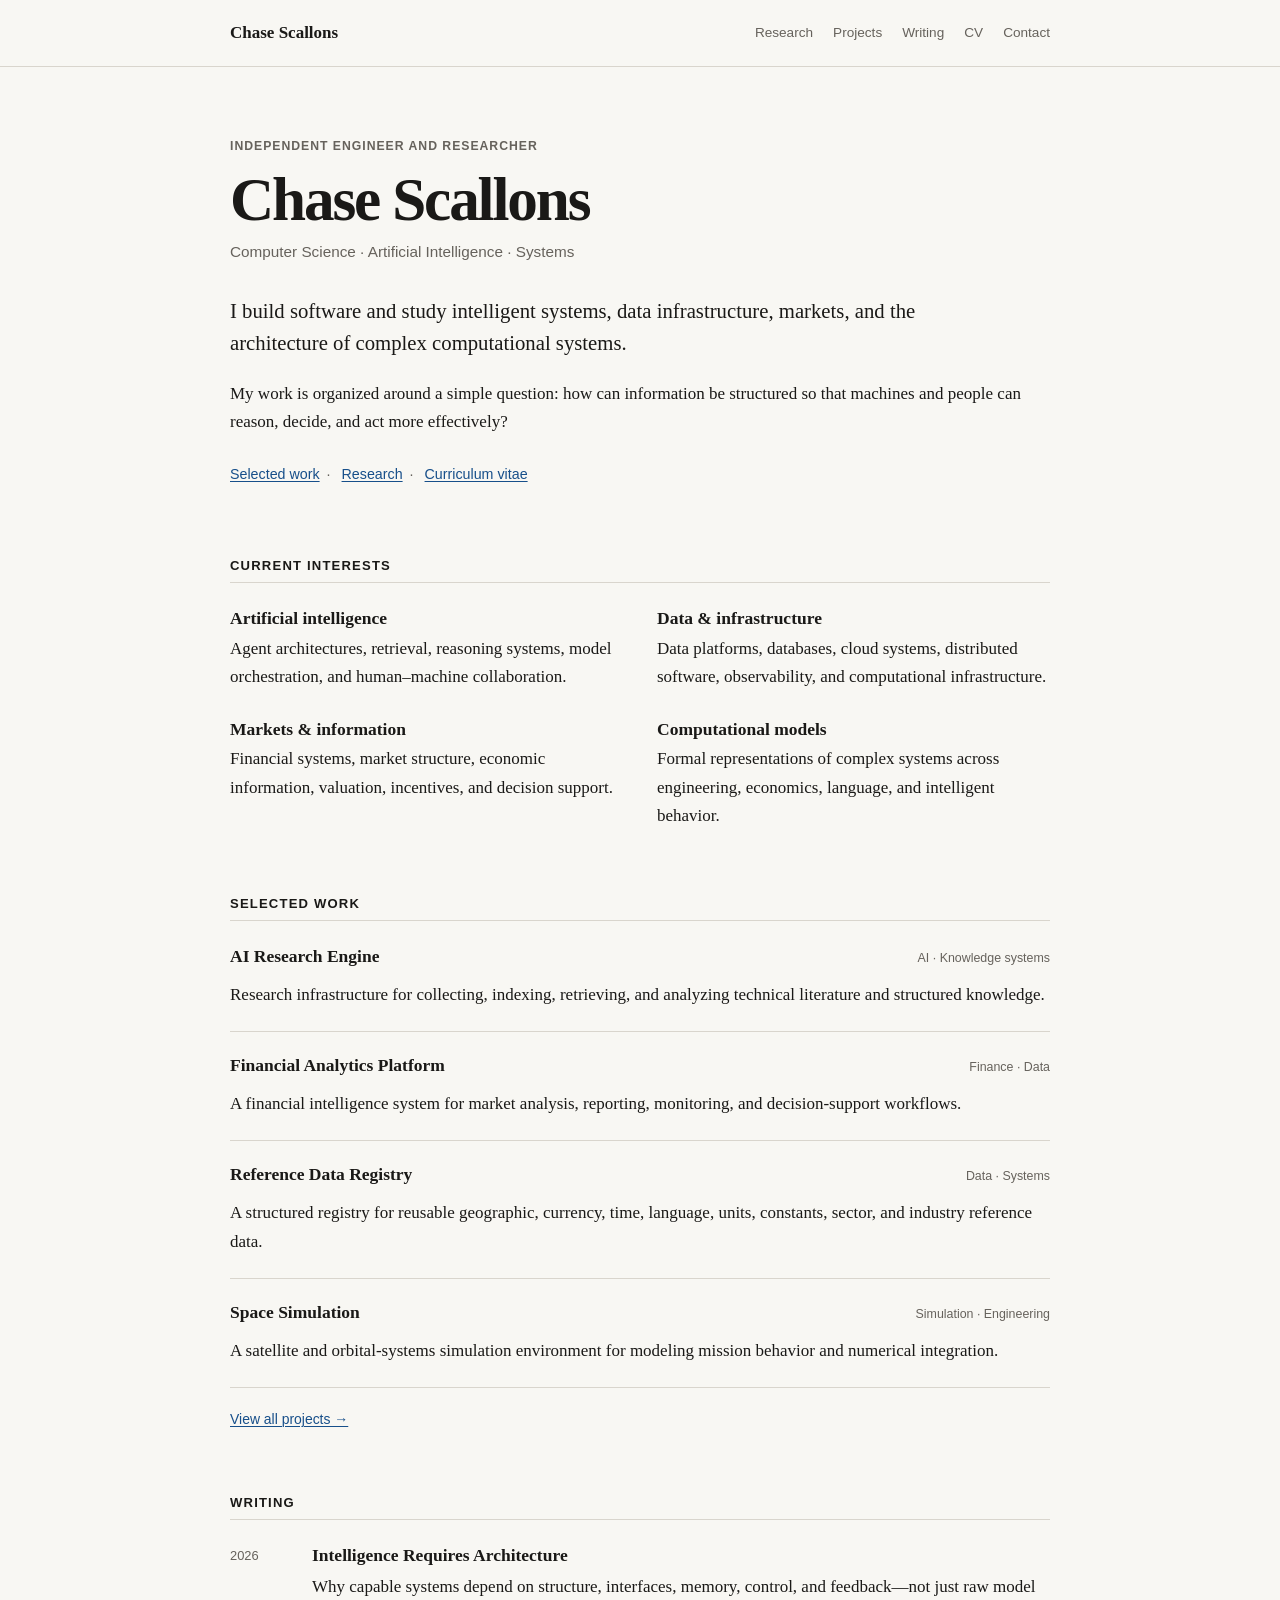
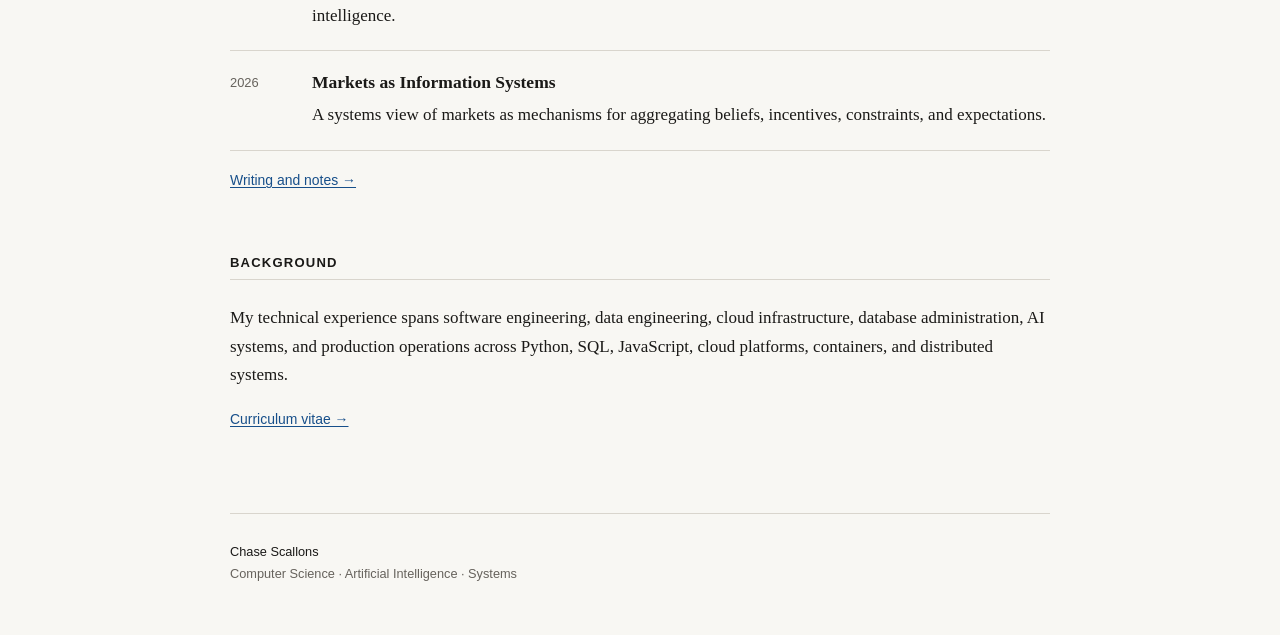
<file: index.html>
<!DOCTYPE html>
<html lang="en">
<head>
  <meta charset="UTF-8">
  <meta name="viewport" content="width=device-width, initial-scale=1.0">
  <title>Home — Chase Scallons</title>
  <meta name="description" content="Chase Scallons — computer science, artificial intelligence, systems, research, and software.">
  <link rel="stylesheet" href="assets/css/style.css">
</head>
<body>
<header class="site-header">
  <div class="wrap nav-wrap">
    <a class="site-name" href="index.html">Chase Scallons</a>
    <nav aria-label="Primary navigation">
      <a href="research.html">Research</a>
      <a href="projects.html">Projects</a>
      <a href="writing.html">Writing</a>
      <a href="cv.html">CV</a>
      <a href="contact.html">Contact</a>
    </nav>
  </div>
</header>
<main class="wrap">

<section class="intro-block">
  <p class="eyebrow">Independent engineer and researcher</p>
  <h1>Chase Scallons</h1>
  <p class="descriptor">Computer Science · Artificial Intelligence · Systems</p>
  <p class="lede">
    I build software and study intelligent systems, data infrastructure, markets,
    and the architecture of complex computational systems.
  </p>
  <p>
    My work is organized around a simple question: how can information be structured
    so that machines and people can reason, decide, and act more effectively?
  </p>
  <p class="inline-links">
    <a href="projects.html">Selected work</a><span>·</span>
    <a href="research.html">Research</a><span>·</span>
    <a href="cv.html">Curriculum vitae</a>
  </p>
</section>

<section>
  <h2>Current interests</h2>
  <div class="topic-grid">
    <article>
      <h3>Artificial intelligence</h3>
      <p>Agent architectures, retrieval, reasoning systems, model orchestration, and human–machine collaboration.</p>
    </article>
    <article>
      <h3>Data &amp; infrastructure</h3>
      <p>Data platforms, databases, cloud systems, distributed software, observability, and computational infrastructure.</p>
    </article>
    <article>
      <h3>Markets &amp; information</h3>
      <p>Financial systems, market structure, economic information, valuation, incentives, and decision support.</p>
    </article>
    <article>
      <h3>Computational models</h3>
      <p>Formal representations of complex systems across engineering, economics, language, and intelligent behavior.</p>
    </article>
  </div>
</section>

<section>
  <h2>Selected work</h2>
  <article class="entry">
    <div class="entry-heading">
      <h3>AI Research Engine</h3>
      <span>AI · Knowledge systems</span>
    </div>
    <p>Research infrastructure for collecting, indexing, retrieving, and analyzing technical literature and structured knowledge.</p>
  </article>
  <article class="entry">
    <div class="entry-heading">
      <h3>Financial Analytics Platform</h3>
      <span>Finance · Data</span>
    </div>
    <p>A financial intelligence system for market analysis, reporting, monitoring, and decision-support workflows.</p>
  </article>
  <article class="entry">
    <div class="entry-heading">
      <h3>Reference Data Registry</h3>
      <span>Data · Systems</span>
    </div>
    <p>A structured registry for reusable geographic, currency, time, language, units, constants, sector, and industry reference data.</p>
  </article>
  <article class="entry">
    <div class="entry-heading">
      <h3>Space Simulation</h3>
      <span>Simulation · Engineering</span>
    </div>
    <p>A satellite and orbital-systems simulation environment for modeling mission behavior and numerical integration.</p>
  </article>
  <p class="section-link"><a href="projects.html">View all projects →</a></p>
</section>

<section>
  <h2>Writing</h2>
  <div class="writing-list">
    <article>
      <time datetime="2026">2026</time>
      <div>
        <h3><a href="writing.html">Intelligence Requires Architecture</a></h3>
        <p>Why capable systems depend on structure, interfaces, memory, control, and feedback—not just raw model intelligence.</p>
      </div>
    </article>
    <article>
      <time datetime="2026">2026</time>
      <div>
        <h3><a href="writing.html">Markets as Information Systems</a></h3>
        <p>A systems view of markets as mechanisms for aggregating beliefs, incentives, constraints, and expectations.</p>
      </div>
    </article>
  </div>
  <p class="section-link"><a href="writing.html">Writing and notes →</a></p>
</section>

<section>
  <h2>Background</h2>
  <p>
    My technical experience spans software engineering, data engineering, cloud infrastructure,
    database administration, AI systems, and production operations across Python, SQL, JavaScript,
    cloud platforms, containers, and distributed systems.
  </p>
  <p class="section-link"><a href="cv.html">Curriculum vitae →</a></p>
</section>

</main>
<footer class="wrap">
  <p>Chase Scallons</p>
  <p class="muted">Computer Science · Artificial Intelligence · Systems</p>
</footer>
</body>
</html>
</file>
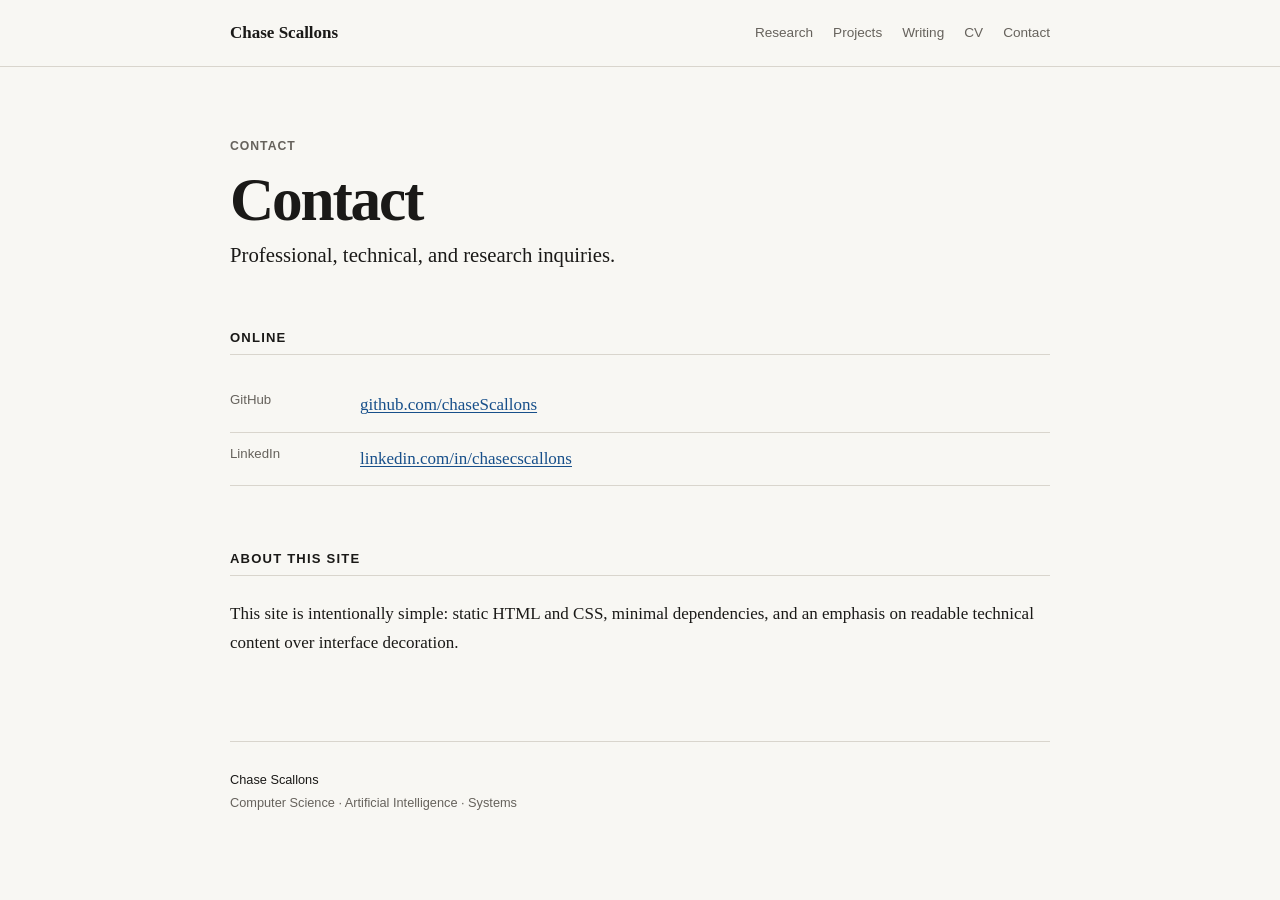
<file: contact.html>
<!DOCTYPE html>
<html lang="en">
<head>
  <meta charset="UTF-8">
  <meta name="viewport" content="width=device-width, initial-scale=1.0">
  <title>Contact — Chase Scallons</title>
  <meta name="description" content="Contact and professional links for Chase Scallons.">
  <link rel="stylesheet" href="assets/css/style.css">
</head>
<body>
<header class="site-header">
  <div class="wrap nav-wrap">
    <a class="site-name" href="index.html">Chase Scallons</a>
    <nav aria-label="Primary navigation">
      <a href="research.html">Research</a>
      <a href="projects.html">Projects</a>
      <a href="writing.html">Writing</a>
      <a href="cv.html">CV</a>
      <a href="contact.html">Contact</a>
    </nav>
  </div>
</header>
<main class="wrap">

<section class="page-header">
  <p class="eyebrow">Contact</p>
  <h1>Contact</h1>
  <p class="lede">Professional, technical, and research inquiries.</p>
</section>

<section>
  <h2>Online</h2>
  <dl class="contact-list">
    <div><dt>GitHub</dt><dd><a href="https://github.com/chaseScallons">github.com/chaseScallons</a></dd></div>
    <div><dt>LinkedIn</dt><dd><a href="https://www.linkedin.com/in/chasecscallons">linkedin.com/in/chasecscallons</a></dd></div>
  </dl>
</section>

<section>
  <h2>About this site</h2>
  <p>
    This site is intentionally simple: static HTML and CSS, minimal dependencies, and an emphasis on readable
    technical content over interface decoration.
  </p>
</section>

</main>
<footer class="wrap">
  <p>Chase Scallons</p>
  <p class="muted">Computer Science · Artificial Intelligence · Systems</p>
</footer>
</body>
</html>
</file>
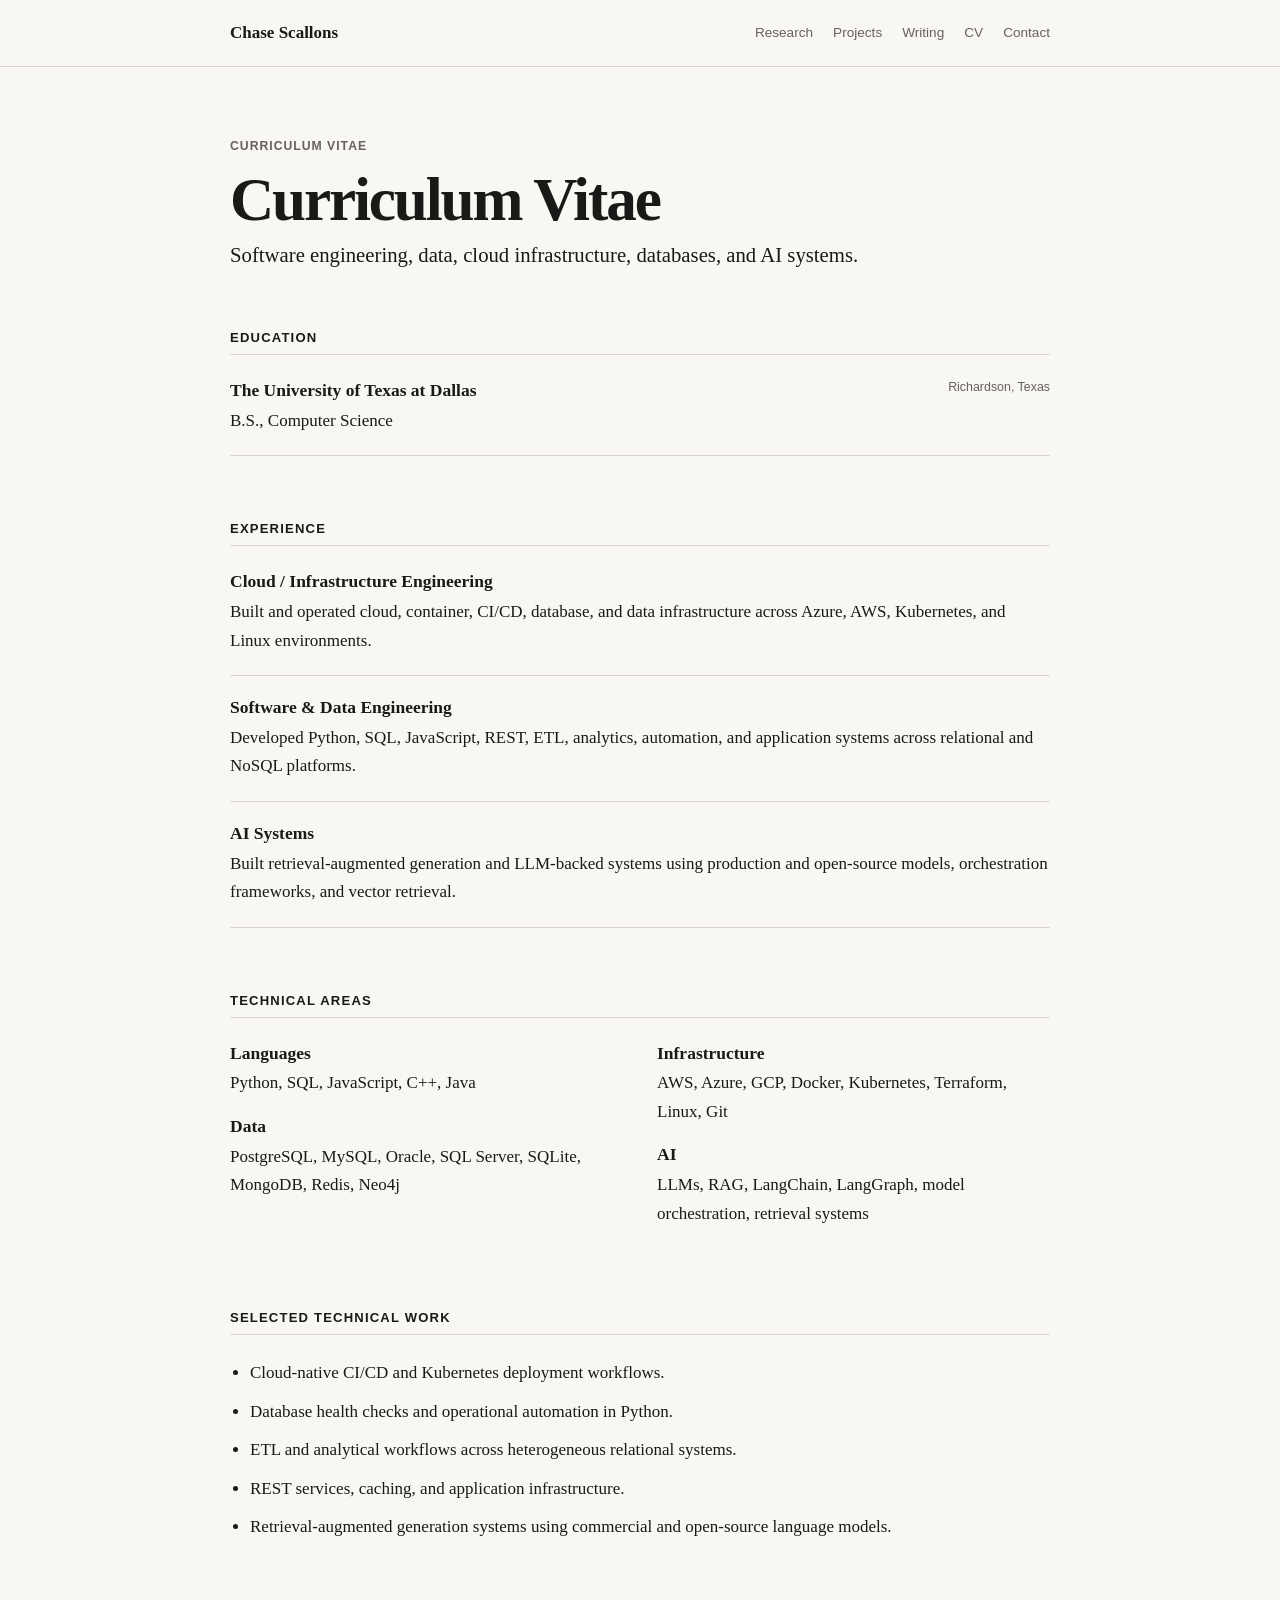
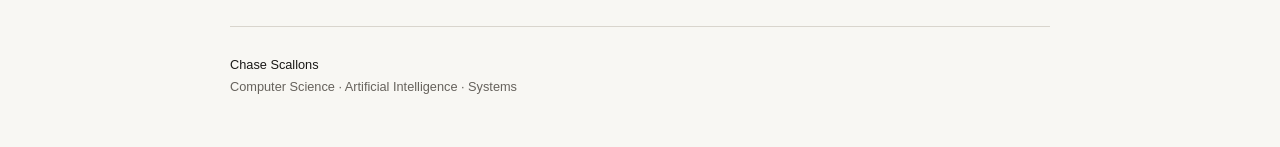
<file: cv.html>
<!DOCTYPE html>
<html lang="en">
<head>
  <meta charset="UTF-8">
  <meta name="viewport" content="width=device-width, initial-scale=1.0">
  <title>CV — Chase Scallons</title>
  <meta name="description" content="Curriculum vitae for Chase Scallons.">
  <link rel="stylesheet" href="assets/css/style.css">
</head>
<body>
<header class="site-header">
  <div class="wrap nav-wrap">
    <a class="site-name" href="index.html">Chase Scallons</a>
    <nav aria-label="Primary navigation">
      <a href="research.html">Research</a>
      <a href="projects.html">Projects</a>
      <a href="writing.html">Writing</a>
      <a href="cv.html">CV</a>
      <a href="contact.html">Contact</a>
    </nav>
  </div>
</header>
<main class="wrap">

<section class="page-header">
  <p class="eyebrow">Curriculum vitae</p>
  <h1>Curriculum Vitae</h1>
  <p class="lede">Software engineering, data, cloud infrastructure, databases, and AI systems.</p>
</section>

<section>
  <h2>Education</h2>
  <article class="cv-item">
    <div><h3>The University of Texas at Dallas</h3><p>B.S., Computer Science</p></div>
    <span>Richardson, Texas</span>
  </article>
</section>

<section>
  <h2>Experience</h2>
  <article class="cv-item">
    <div>
      <h3>Cloud / Infrastructure Engineering</h3>
      <p>Built and operated cloud, container, CI/CD, database, and data infrastructure across Azure, AWS, Kubernetes, and Linux environments.</p>
    </div>
  </article>
  <article class="cv-item">
    <div>
      <h3>Software &amp; Data Engineering</h3>
      <p>Developed Python, SQL, JavaScript, REST, ETL, analytics, automation, and application systems across relational and NoSQL platforms.</p>
    </div>
  </article>
  <article class="cv-item">
    <div>
      <h3>AI Systems</h3>
      <p>Built retrieval-augmented generation and LLM-backed systems using production and open-source models, orchestration frameworks, and vector retrieval.</p>
    </div>
  </article>
</section>

<section>
  <h2>Technical areas</h2>
  <div class="two-col">
    <div>
      <h3>Languages</h3>
      <p>Python, SQL, JavaScript, C++, Java</p>
      <h3>Data</h3>
      <p>PostgreSQL, MySQL, Oracle, SQL Server, SQLite, MongoDB, Redis, Neo4j</p>
    </div>
    <div>
      <h3>Infrastructure</h3>
      <p>AWS, Azure, GCP, Docker, Kubernetes, Terraform, Linux, Git</p>
      <h3>AI</h3>
      <p>LLMs, RAG, LangChain, LangGraph, model orchestration, retrieval systems</p>
    </div>
  </div>
</section>

<section>
  <h2>Selected technical work</h2>
  <ul class="reference-list">
    <li>Cloud-native CI/CD and Kubernetes deployment workflows.</li>
    <li>Database health checks and operational automation in Python.</li>
    <li>ETL and analytical workflows across heterogeneous relational systems.</li>
    <li>REST services, caching, and application infrastructure.</li>
    <li>Retrieval-augmented generation systems using commercial and open-source language models.</li>
  </ul>
</section>

</main>
<footer class="wrap">
  <p>Chase Scallons</p>
  <p class="muted">Computer Science · Artificial Intelligence · Systems</p>
</footer>
</body>
</html>
</file>
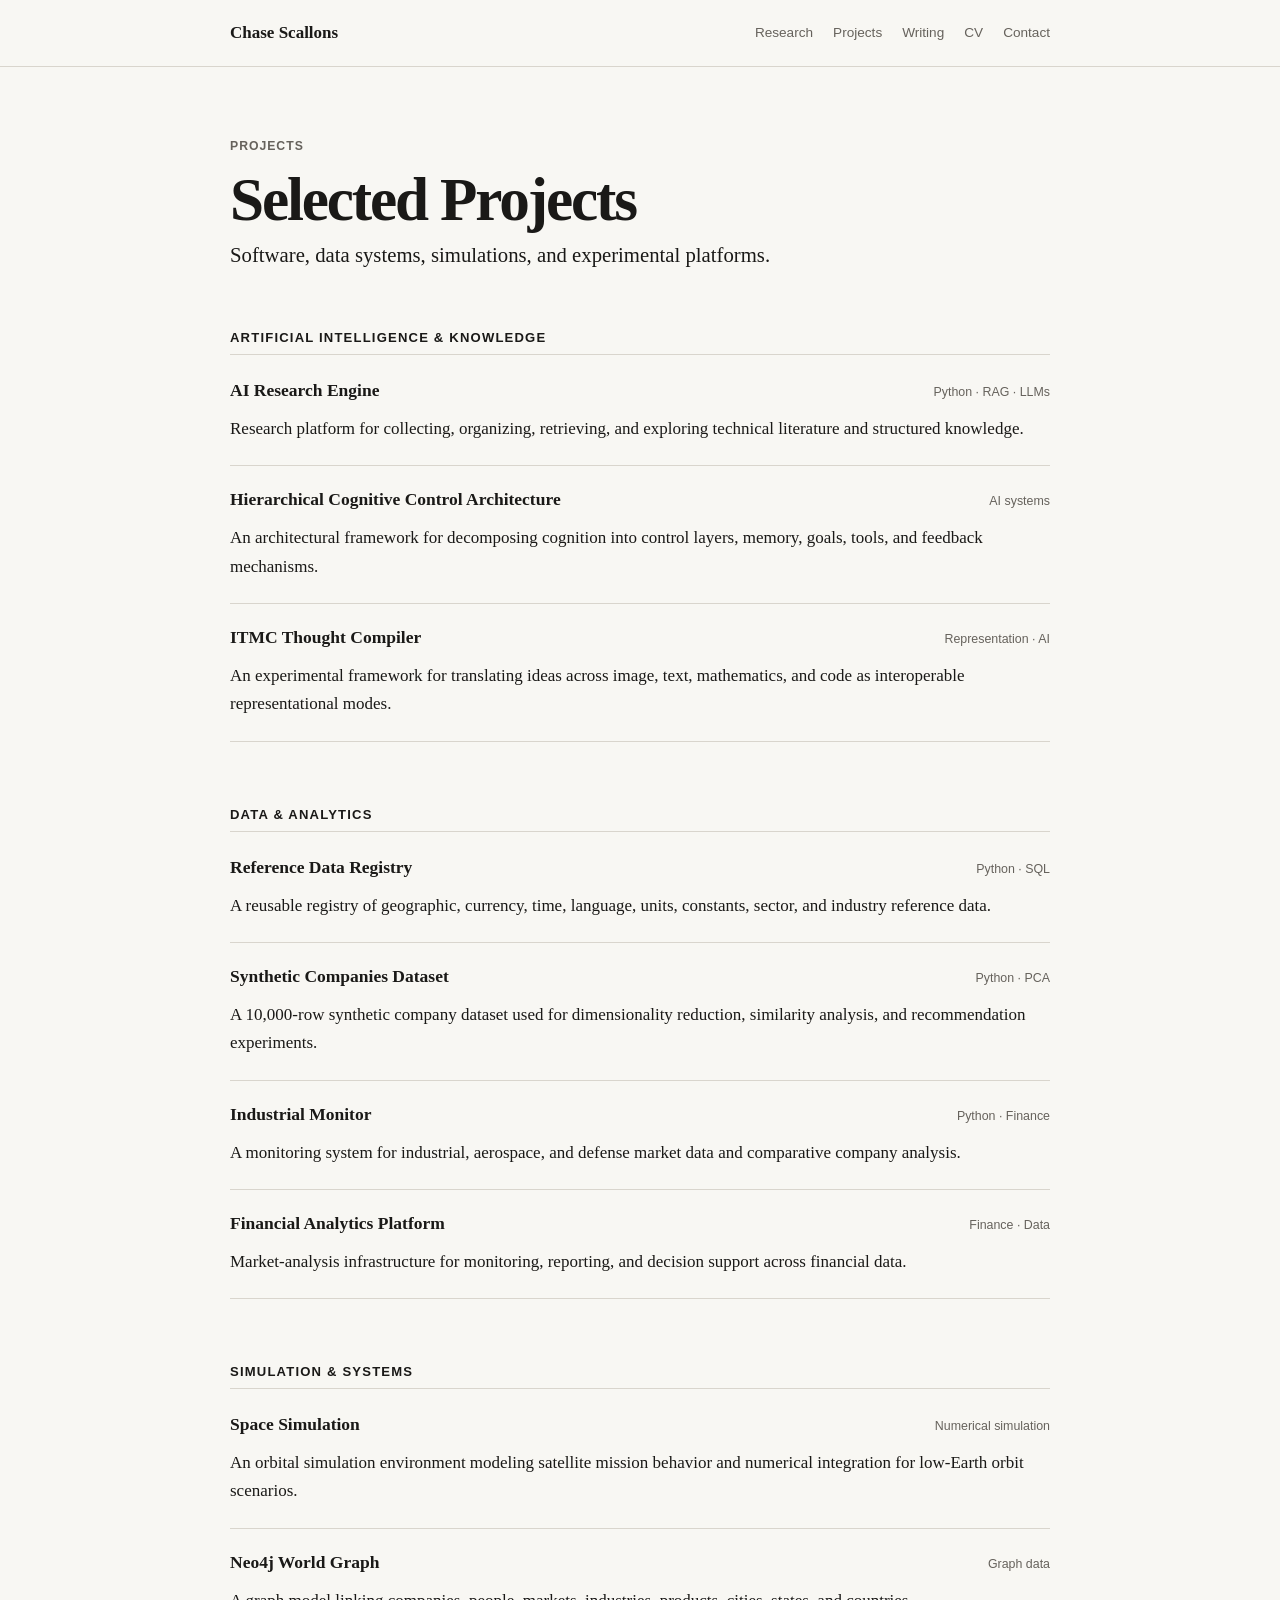
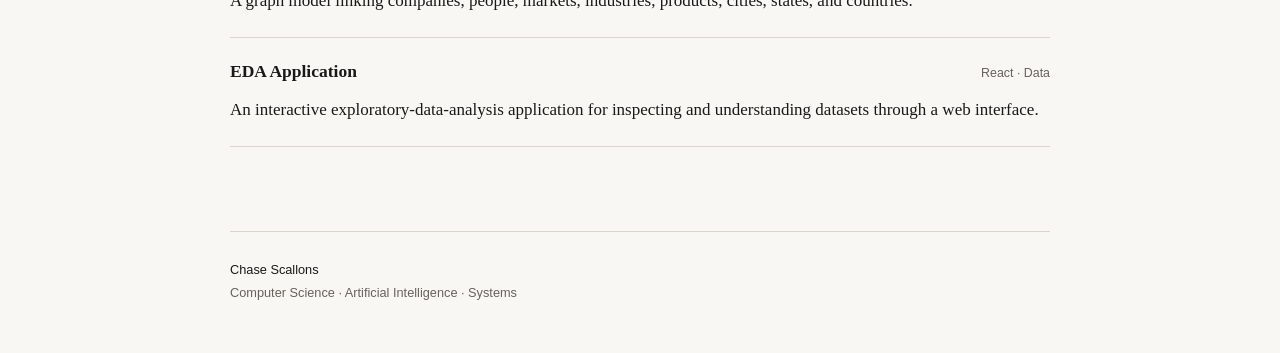
<file: projects.html>
<!DOCTYPE html>
<html lang="en">
<head>
  <meta charset="UTF-8">
  <meta name="viewport" content="width=device-width, initial-scale=1.0">
  <title>Projects — Chase Scallons</title>
  <meta name="description" content="Selected software, data, AI, simulation, and systems projects by Chase Scallons.">
  <link rel="stylesheet" href="assets/css/style.css">
</head>
<body>
<header class="site-header">
  <div class="wrap nav-wrap">
    <a class="site-name" href="index.html">Chase Scallons</a>
    <nav aria-label="Primary navigation">
      <a href="research.html">Research</a>
      <a href="projects.html">Projects</a>
      <a href="writing.html">Writing</a>
      <a href="cv.html">CV</a>
      <a href="contact.html">Contact</a>
    </nav>
  </div>
</header>
<main class="wrap">

<section class="page-header">
  <p class="eyebrow">Projects</p>
  <h1>Selected Projects</h1>
  <p class="lede">Software, data systems, simulations, and experimental platforms.</p>
</section>

<section>
  <h2>Artificial intelligence &amp; knowledge</h2>
  <article class="entry">
    <div class="entry-heading"><h3>AI Research Engine</h3><span>Python · RAG · LLMs</span></div>
    <p>Research platform for collecting, organizing, retrieving, and exploring technical literature and structured knowledge.</p>
  </article>
  <article class="entry">
    <div class="entry-heading"><h3>Hierarchical Cognitive Control Architecture</h3><span>AI systems</span></div>
    <p>An architectural framework for decomposing cognition into control layers, memory, goals, tools, and feedback mechanisms.</p>
  </article>
  <article class="entry">
    <div class="entry-heading"><h3>ITMC Thought Compiler</h3><span>Representation · AI</span></div>
    <p>An experimental framework for translating ideas across image, text, mathematics, and code as interoperable representational modes.</p>
  </article>
</section>

<section>
  <h2>Data &amp; analytics</h2>
  <article class="entry">
    <div class="entry-heading"><h3>Reference Data Registry</h3><span>Python · SQL</span></div>
    <p>A reusable registry of geographic, currency, time, language, units, constants, sector, and industry reference data.</p>
  </article>
  <article class="entry">
    <div class="entry-heading"><h3>Synthetic Companies Dataset</h3><span>Python · PCA</span></div>
    <p>A 10,000-row synthetic company dataset used for dimensionality reduction, similarity analysis, and recommendation experiments.</p>
  </article>
  <article class="entry">
    <div class="entry-heading"><h3>Industrial Monitor</h3><span>Python · Finance</span></div>
    <p>A monitoring system for industrial, aerospace, and defense market data and comparative company analysis.</p>
  </article>
  <article class="entry">
    <div class="entry-heading"><h3>Financial Analytics Platform</h3><span>Finance · Data</span></div>
    <p>Market-analysis infrastructure for monitoring, reporting, and decision support across financial data.</p>
  </article>
</section>

<section>
  <h2>Simulation &amp; systems</h2>
  <article class="entry">
    <div class="entry-heading"><h3>Space Simulation</h3><span>Numerical simulation</span></div>
    <p>An orbital simulation environment modeling satellite mission behavior and numerical integration for low-Earth orbit scenarios.</p>
  </article>
  <article class="entry">
    <div class="entry-heading"><h3>Neo4j World Graph</h3><span>Graph data</span></div>
    <p>A graph model linking companies, people, markets, industries, products, cities, states, and countries.</p>
  </article>
  <article class="entry">
    <div class="entry-heading"><h3>EDA Application</h3><span>React · Data</span></div>
    <p>An interactive exploratory-data-analysis application for inspecting and understanding datasets through a web interface.</p>
  </article>
</section>

</main>
<footer class="wrap">
  <p>Chase Scallons</p>
  <p class="muted">Computer Science · Artificial Intelligence · Systems</p>
</footer>
</body>
</html>
</file>
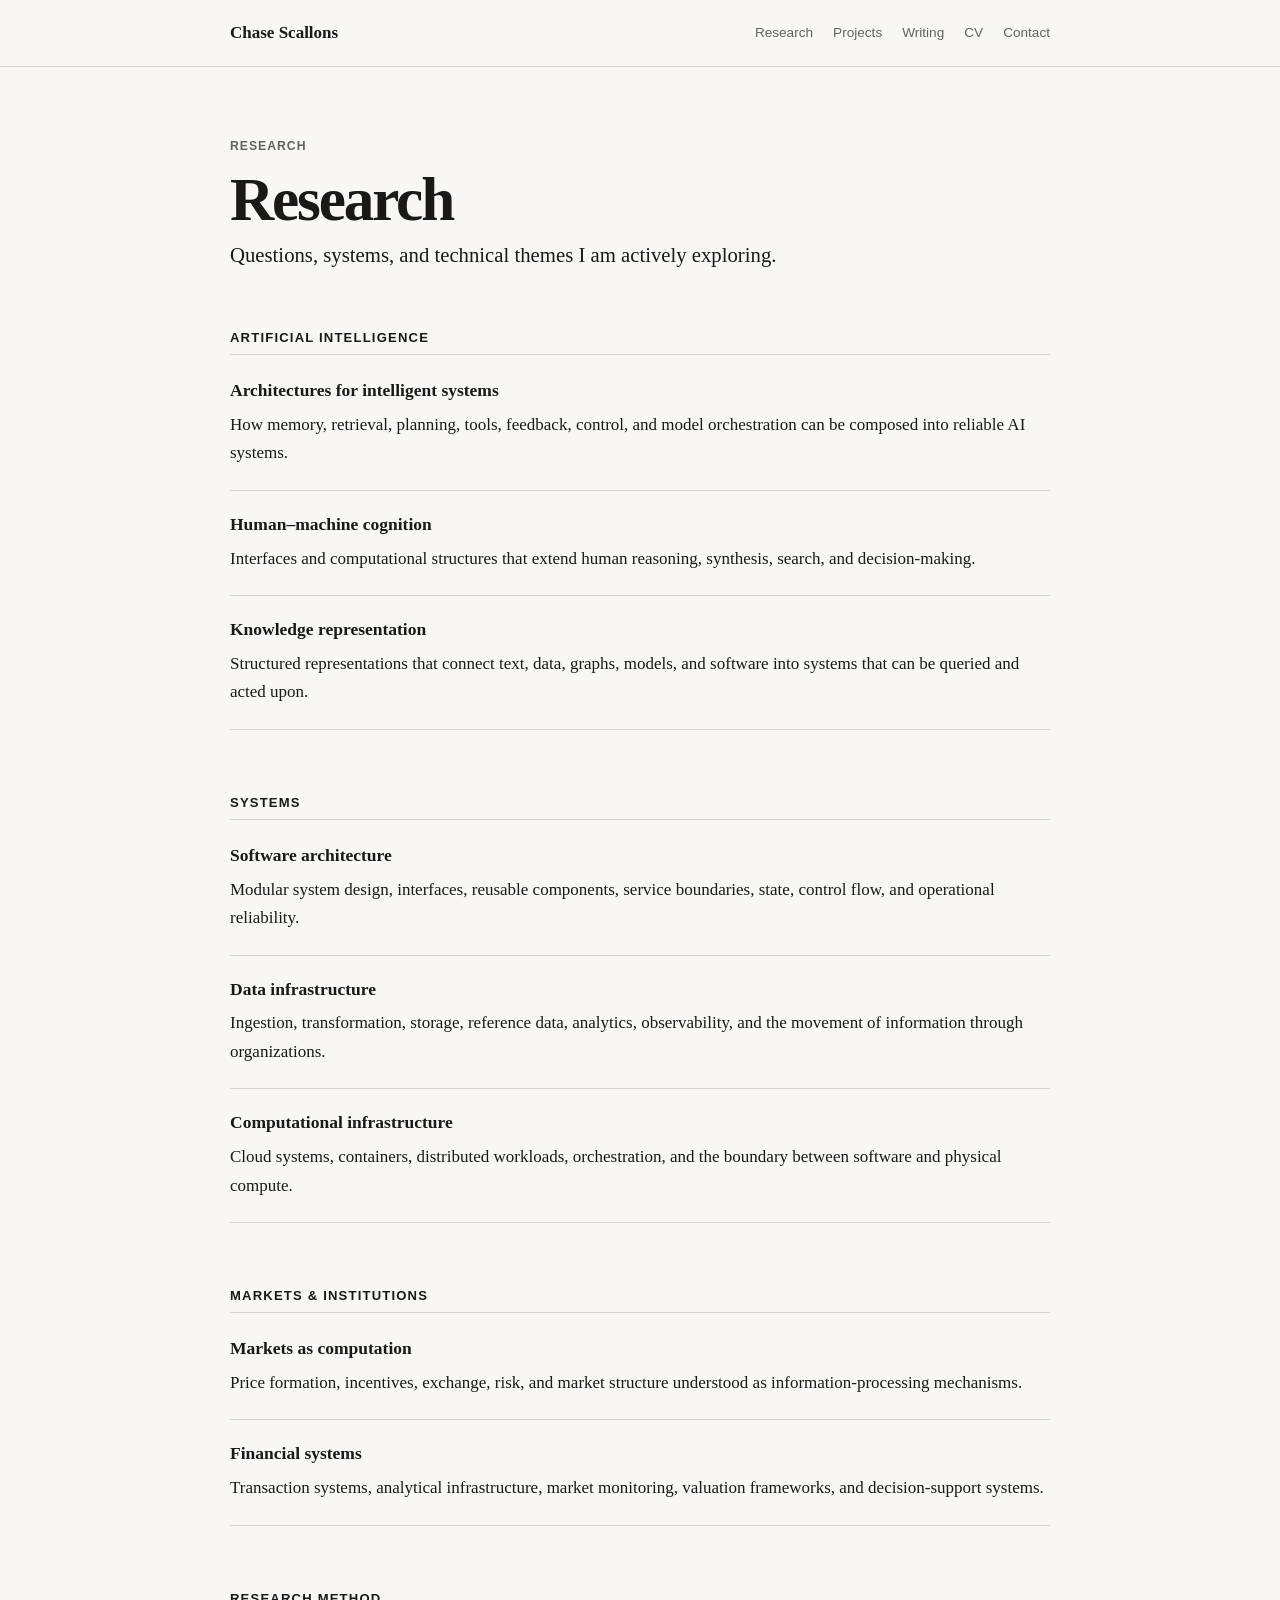
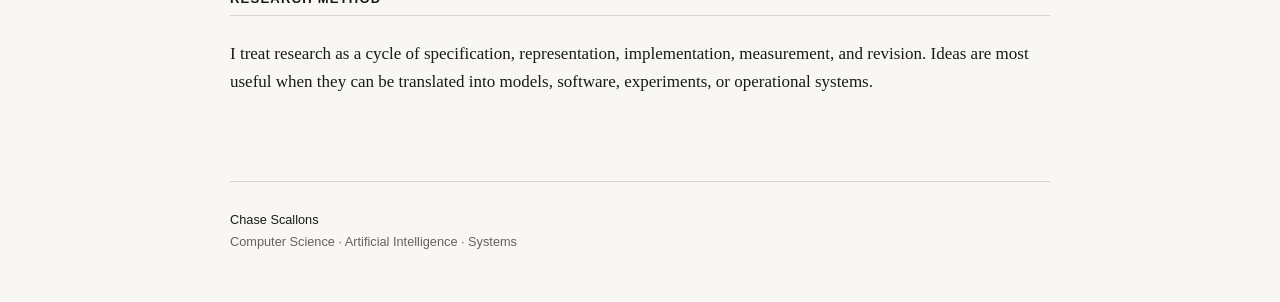
<file: research.html>
<!DOCTYPE html>
<html lang="en">
<head>
  <meta charset="UTF-8">
  <meta name="viewport" content="width=device-width, initial-scale=1.0">
  <title>Research — Chase Scallons</title>
  <meta name="description" content="Research interests in artificial intelligence, systems, data, markets, and computation.">
  <link rel="stylesheet" href="assets/css/style.css">
</head>
<body>
<header class="site-header">
  <div class="wrap nav-wrap">
    <a class="site-name" href="index.html">Chase Scallons</a>
    <nav aria-label="Primary navigation">
      <a href="research.html">Research</a>
      <a href="projects.html">Projects</a>
      <a href="writing.html">Writing</a>
      <a href="cv.html">CV</a>
      <a href="contact.html">Contact</a>
    </nav>
  </div>
</header>
<main class="wrap">

<section class="page-header">
  <p class="eyebrow">Research</p>
  <h1>Research</h1>
  <p class="lede">Questions, systems, and technical themes I am actively exploring.</p>
</section>

<section>
  <h2>Artificial intelligence</h2>
  <article class="entry">
    <h3>Architectures for intelligent systems</h3>
    <p>How memory, retrieval, planning, tools, feedback, control, and model orchestration can be composed into reliable AI systems.</p>
  </article>
  <article class="entry">
    <h3>Human–machine cognition</h3>
    <p>Interfaces and computational structures that extend human reasoning, synthesis, search, and decision-making.</p>
  </article>
  <article class="entry">
    <h3>Knowledge representation</h3>
    <p>Structured representations that connect text, data, graphs, models, and software into systems that can be queried and acted upon.</p>
  </article>
</section>

<section>
  <h2>Systems</h2>
  <article class="entry">
    <h3>Software architecture</h3>
    <p>Modular system design, interfaces, reusable components, service boundaries, state, control flow, and operational reliability.</p>
  </article>
  <article class="entry">
    <h3>Data infrastructure</h3>
    <p>Ingestion, transformation, storage, reference data, analytics, observability, and the movement of information through organizations.</p>
  </article>
  <article class="entry">
    <h3>Computational infrastructure</h3>
    <p>Cloud systems, containers, distributed workloads, orchestration, and the boundary between software and physical compute.</p>
  </article>
</section>

<section>
  <h2>Markets &amp; institutions</h2>
  <article class="entry">
    <h3>Markets as computation</h3>
    <p>Price formation, incentives, exchange, risk, and market structure understood as information-processing mechanisms.</p>
  </article>
  <article class="entry">
    <h3>Financial systems</h3>
    <p>Transaction systems, analytical infrastructure, market monitoring, valuation frameworks, and decision-support systems.</p>
  </article>
</section>

<section>
  <h2>Research method</h2>
  <p>
    I treat research as a cycle of specification, representation, implementation, measurement, and revision.
    Ideas are most useful when they can be translated into models, software, experiments, or operational systems.
  </p>
</section>

</main>
<footer class="wrap">
  <p>Chase Scallons</p>
  <p class="muted">Computer Science · Artificial Intelligence · Systems</p>
</footer>
</body>
</html>
</file>
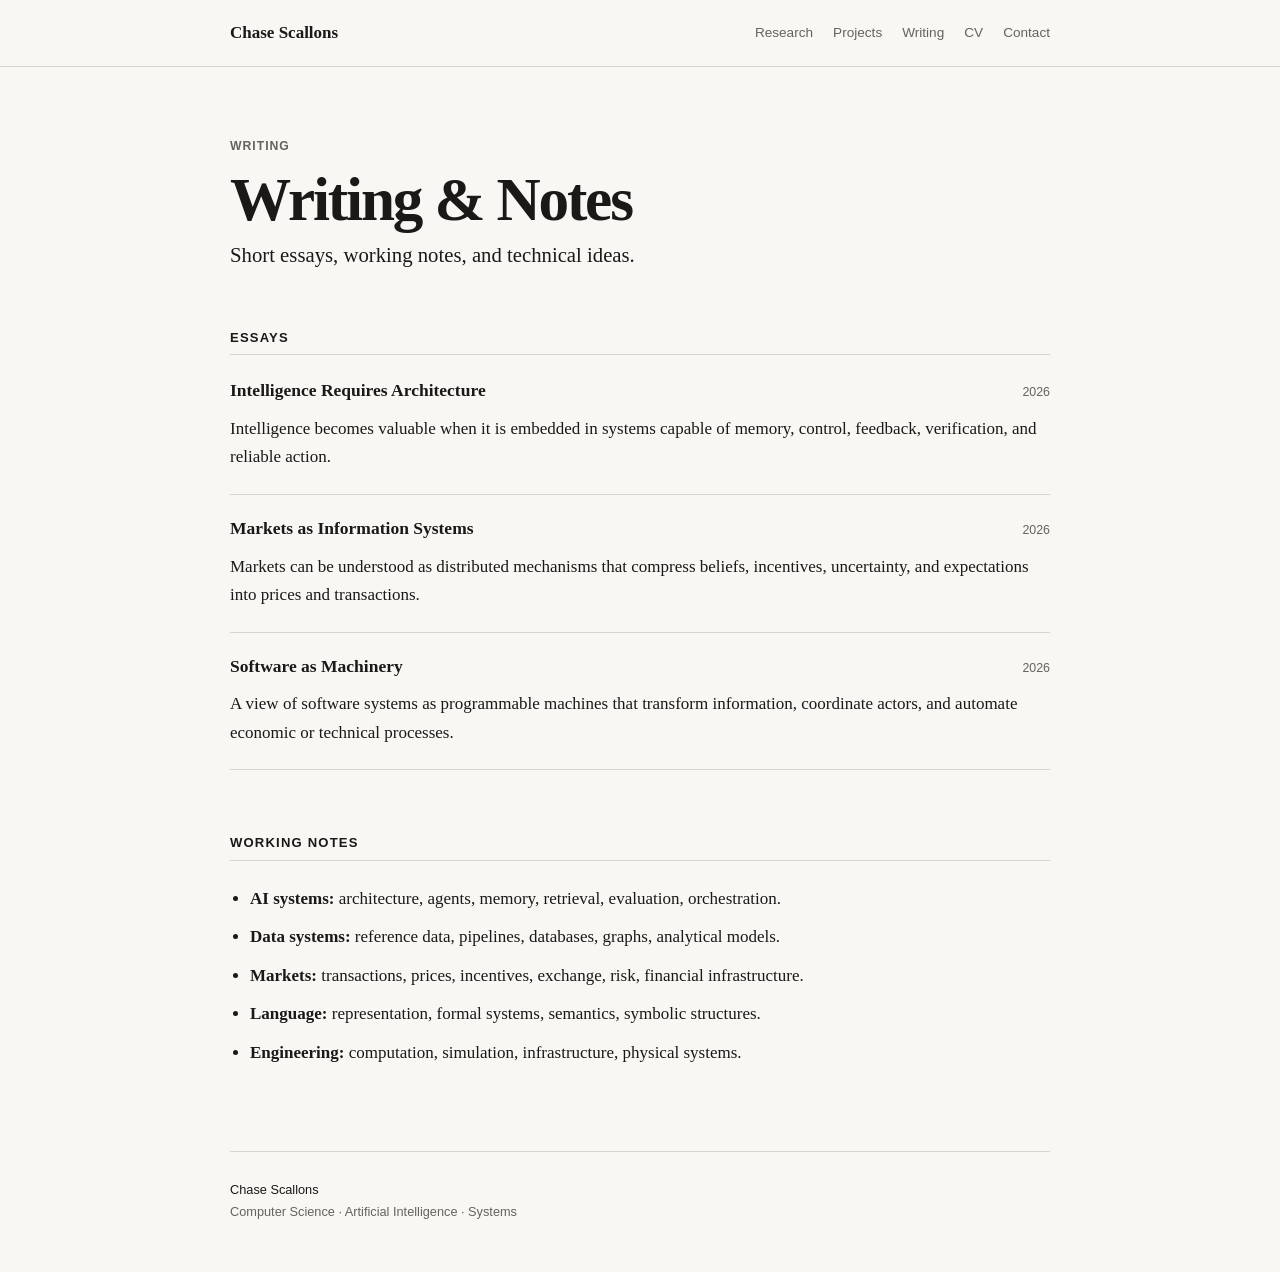
<file: writing.html>
<!DOCTYPE html>
<html lang="en">
<head>
  <meta charset="UTF-8">
  <meta name="viewport" content="width=device-width, initial-scale=1.0">
  <title>Writing — Chase Scallons</title>
  <meta name="description" content="Essays and technical notes by Chase Scallons.">
  <link rel="stylesheet" href="assets/css/style.css">
</head>
<body>
<header class="site-header">
  <div class="wrap nav-wrap">
    <a class="site-name" href="index.html">Chase Scallons</a>
    <nav aria-label="Primary navigation">
      <a href="research.html">Research</a>
      <a href="projects.html">Projects</a>
      <a href="writing.html">Writing</a>
      <a href="cv.html">CV</a>
      <a href="contact.html">Contact</a>
    </nav>
  </div>
</header>
<main class="wrap">

<section class="page-header">
  <p class="eyebrow">Writing</p>
  <h1>Writing &amp; Notes</h1>
  <p class="lede">Short essays, working notes, and technical ideas.</p>
</section>

<section>
  <h2>Essays</h2>
  <article class="entry">
    <div class="entry-heading"><h3>Intelligence Requires Architecture</h3><span>2026</span></div>
    <p>Intelligence becomes valuable when it is embedded in systems capable of memory, control, feedback, verification, and reliable action.</p>
  </article>
  <article class="entry">
    <div class="entry-heading"><h3>Markets as Information Systems</h3><span>2026</span></div>
    <p>Markets can be understood as distributed mechanisms that compress beliefs, incentives, uncertainty, and expectations into prices and transactions.</p>
  </article>
  <article class="entry">
    <div class="entry-heading"><h3>Software as Machinery</h3><span>2026</span></div>
    <p>A view of software systems as programmable machines that transform information, coordinate actors, and automate economic or technical processes.</p>
  </article>
</section>

<section>
  <h2>Working notes</h2>
  <ul class="reference-list">
    <li><strong>AI systems:</strong> architecture, agents, memory, retrieval, evaluation, orchestration.</li>
    <li><strong>Data systems:</strong> reference data, pipelines, databases, graphs, analytical models.</li>
    <li><strong>Markets:</strong> transactions, prices, incentives, exchange, risk, financial infrastructure.</li>
    <li><strong>Language:</strong> representation, formal systems, semantics, symbolic structures.</li>
    <li><strong>Engineering:</strong> computation, simulation, infrastructure, physical systems.</li>
  </ul>
</section>

</main>
<footer class="wrap">
  <p>Chase Scallons</p>
  <p class="muted">Computer Science · Artificial Intelligence · Systems</p>
</footer>
</body>
</html>
</file>
<file: assets/css/style.css>
* { box-sizing: border-box; }

:root {
  --paper: #f8f7f3;
  --ink: #1a1917;
  --muted: #66625c;
  --rule: #d9d5cd;
  --link: #174f8a;
  --max-width: 820px;
}

html { font-size: 17px; }

body {
  margin: 0;
  background: var(--paper);
  color: var(--ink);
  font-family: Georgia, "Times New Roman", serif;
  line-height: 1.68;
  text-rendering: optimizeLegibility;
}

.wrap {
  width: min(calc(100% - 42px), var(--max-width));
  margin: 0 auto;
}

.site-header { border-bottom: 1px solid var(--rule); }

.nav-wrap {
  min-height: 66px;
  display: flex;
  align-items: center;
  justify-content: space-between;
  gap: 24px;
}

.site-name {
  color: var(--ink);
  font-weight: 700;
  text-decoration: none;
  white-space: nowrap;
}

nav {
  display: flex;
  gap: 20px;
  flex-wrap: wrap;
  font-family: Arial, Helvetica, sans-serif;
  font-size: .8rem;
}

nav a { color: var(--muted); text-decoration: none; }
nav a:hover, nav a:focus { color: var(--ink); text-decoration: underline; text-underline-offset: 3px; }

main { padding: 72px 0 20px; }

.intro-block { margin-bottom: 72px; }
.page-header { margin-bottom: 58px; }

.eyebrow {
  margin: 0 0 12px;
  color: var(--muted);
  font: 700 .72rem/1.3 Arial, Helvetica, sans-serif;
  letter-spacing: .08em;
  text-transform: uppercase;
}

h1, h2, h3, p { margin-top: 0; }

h1 {
  margin-bottom: 8px;
  font-size: clamp(2.35rem, 7vw, 3.6rem);
  line-height: 1.05;
  font-weight: 600;
  letter-spacing: -.035em;
}

.descriptor {
  margin-bottom: 30px;
  color: var(--muted);
  font-family: Arial, Helvetica, sans-serif;
  font-size: .9rem;
}

.lede {
  max-width: 720px;
  font-size: 1.22rem;
  line-height: 1.55;
}

.inline-links {
  margin-top: 28px;
  font: .84rem/1.4 Arial, Helvetica, sans-serif;
}

.inline-links span { margin: 0 7px; color: var(--muted); }

section { margin-bottom: 64px; }

h2 {
  margin-bottom: 24px;
  padding-bottom: 8px;
  border-bottom: 1px solid var(--rule);
  font: 700 .77rem/1.3 Arial, Helvetica, sans-serif;
  letter-spacing: .09em;
  text-transform: uppercase;
}

h3 {
  margin-bottom: 4px;
  font-size: 1.03rem;
  line-height: 1.35;
}

a {
  color: var(--link);
  text-decoration-thickness: 1px;
  text-underline-offset: 2px;
}
a:hover, a:focus { color: var(--ink); }

.entry {
  padding: 0 0 22px;
  margin: 0 0 22px;
  border-bottom: 1px solid var(--rule);
}

.entry-heading {
  display: flex;
  justify-content: space-between;
  gap: 20px;
  align-items: baseline;
}

.entry-heading span,
.cv-item > span {
  color: var(--muted);
  font: .73rem/1.35 Arial, Helvetica, sans-serif;
  white-space: nowrap;
}

.entry p { margin: 8px 0 0; }

.topic-grid,
.two-col {
  display: grid;
  grid-template-columns: 1fr 1fr;
  gap: 26px 34px;
}

.topic-grid article p { margin-bottom: 0; }

.section-link {
  margin-top: 20px;
  font: .82rem/1.4 Arial, Helvetica, sans-serif;
}

.writing-list article {
  display: grid;
  grid-template-columns: 64px 1fr;
  gap: 18px;
  padding-bottom: 20px;
  margin-bottom: 20px;
  border-bottom: 1px solid var(--rule);
}

.writing-list time {
  color: var(--muted);
  font: .76rem/1.4 Arial, Helvetica, sans-serif;
  padding-top: 3px;
}

.writing-list h3 a { color: var(--ink); text-decoration: none; }
.writing-list h3 a:hover { color: var(--link); text-decoration: underline; }
.writing-list p { margin: 6px 0 0; }

.reference-list {
  padding-left: 20px;
  margin: 0;
}
.reference-list li { margin-bottom: 10px; }

.cv-item {
  display: flex;
  justify-content: space-between;
  gap: 28px;
  padding-bottom: 20px;
  margin-bottom: 20px;
  border-bottom: 1px solid var(--rule);
}
.cv-item p { margin: 3px 0 0; }

.contact-list { margin: 0; }
.contact-list div {
  display: grid;
  grid-template-columns: 110px 1fr;
  gap: 20px;
  padding: 12px 0;
  border-bottom: 1px solid var(--rule);
}
.contact-list dt { color: var(--muted); font: .78rem/1.4 Arial, Helvetica, sans-serif; }
.contact-list dd { margin: 0; }

footer {
  margin-top: 32px;
  padding: 28px 0 48px;
  border-top: 1px solid var(--rule);
  font: .75rem/1.5 Arial, Helvetica, sans-serif;
}
footer p { margin-bottom: 3px; }
.muted { color: var(--muted); }

@media (max-width: 650px) {
  html { font-size: 16px; }
  .nav-wrap { align-items: flex-start; flex-direction: column; padding: 18px 0; }
  nav { gap: 12px 16px; }
  main { padding-top: 52px; }
  .intro-block { margin-bottom: 56px; }
  section { margin-bottom: 52px; }
  .entry-heading, .cv-item { display: block; }
  .entry-heading span, .cv-item > span { display: block; margin-top: 4px; }
  .writing-list article { grid-template-columns: 1fr; gap: 4px; }
  .topic-grid, .two-col { grid-template-columns: 1fr; gap: 18px; }
  .contact-list div { grid-template-columns: 1fr; gap: 4px; }
}
</file>
